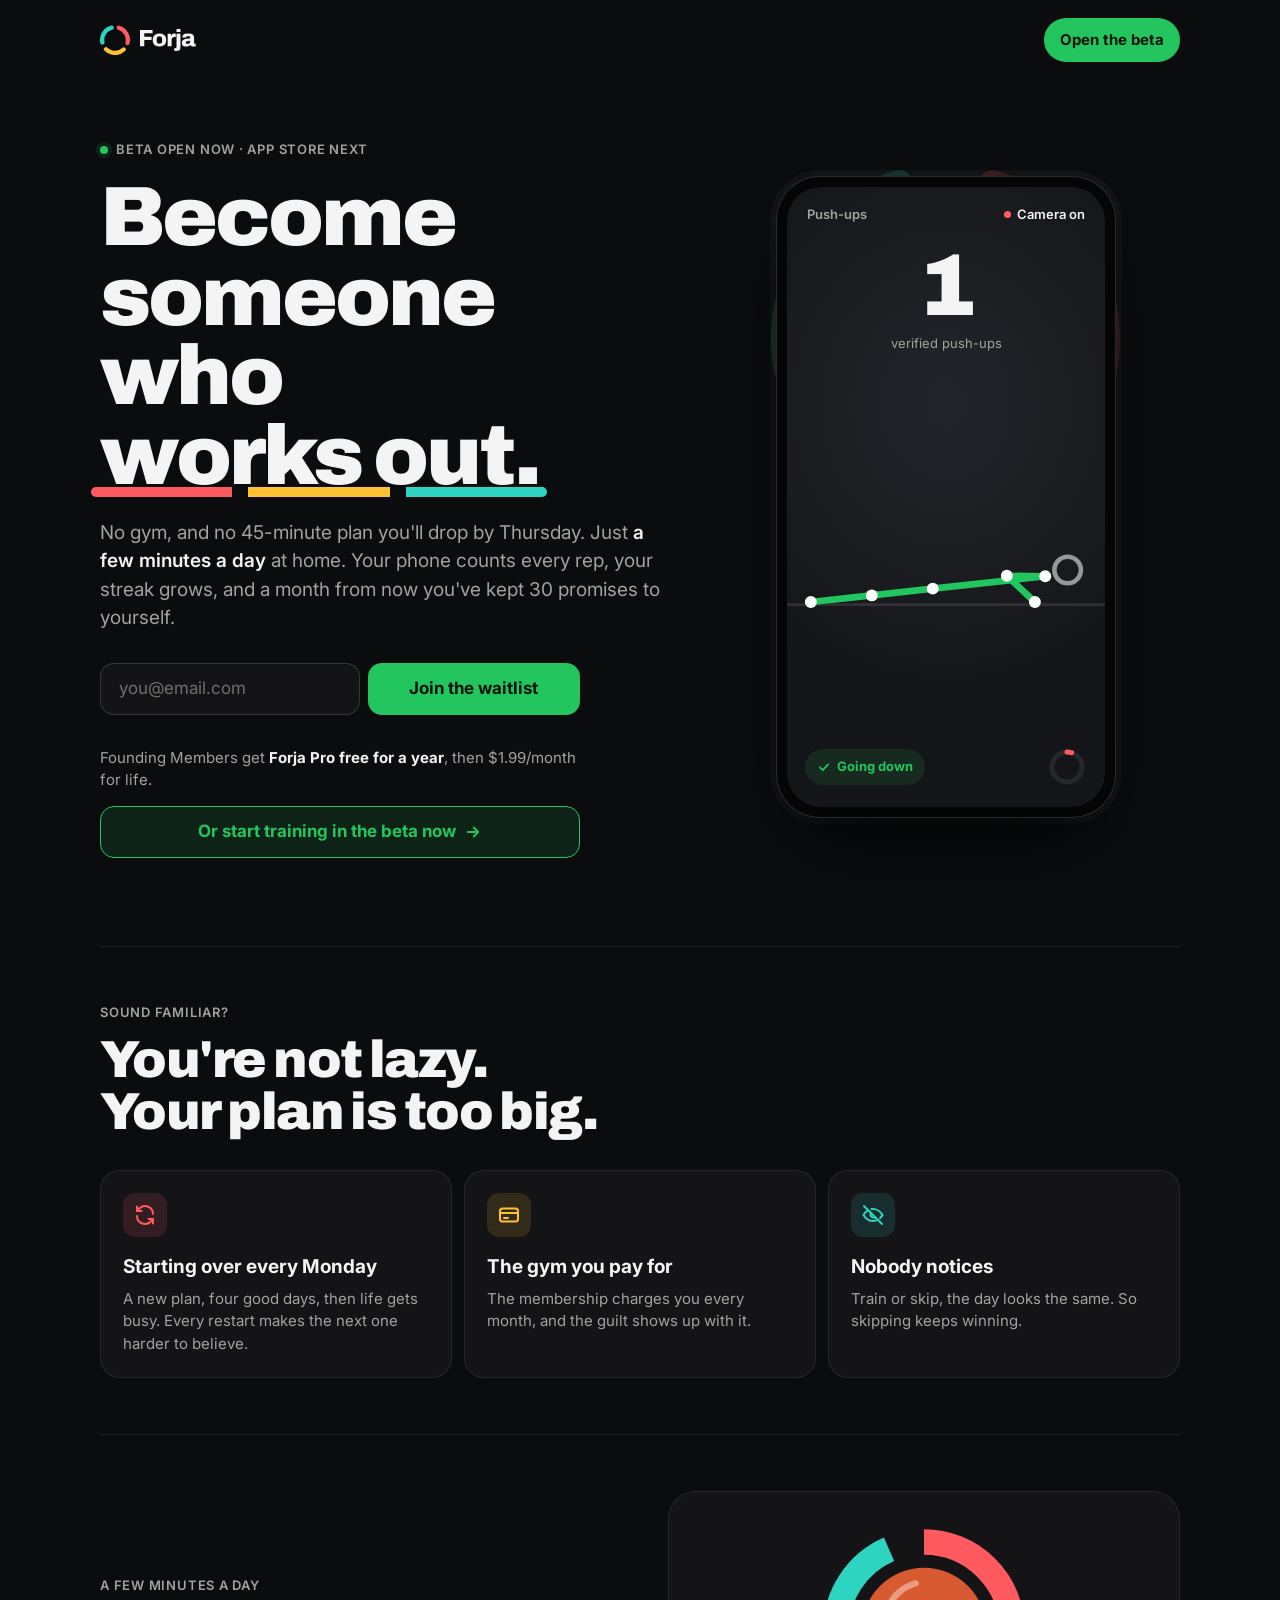
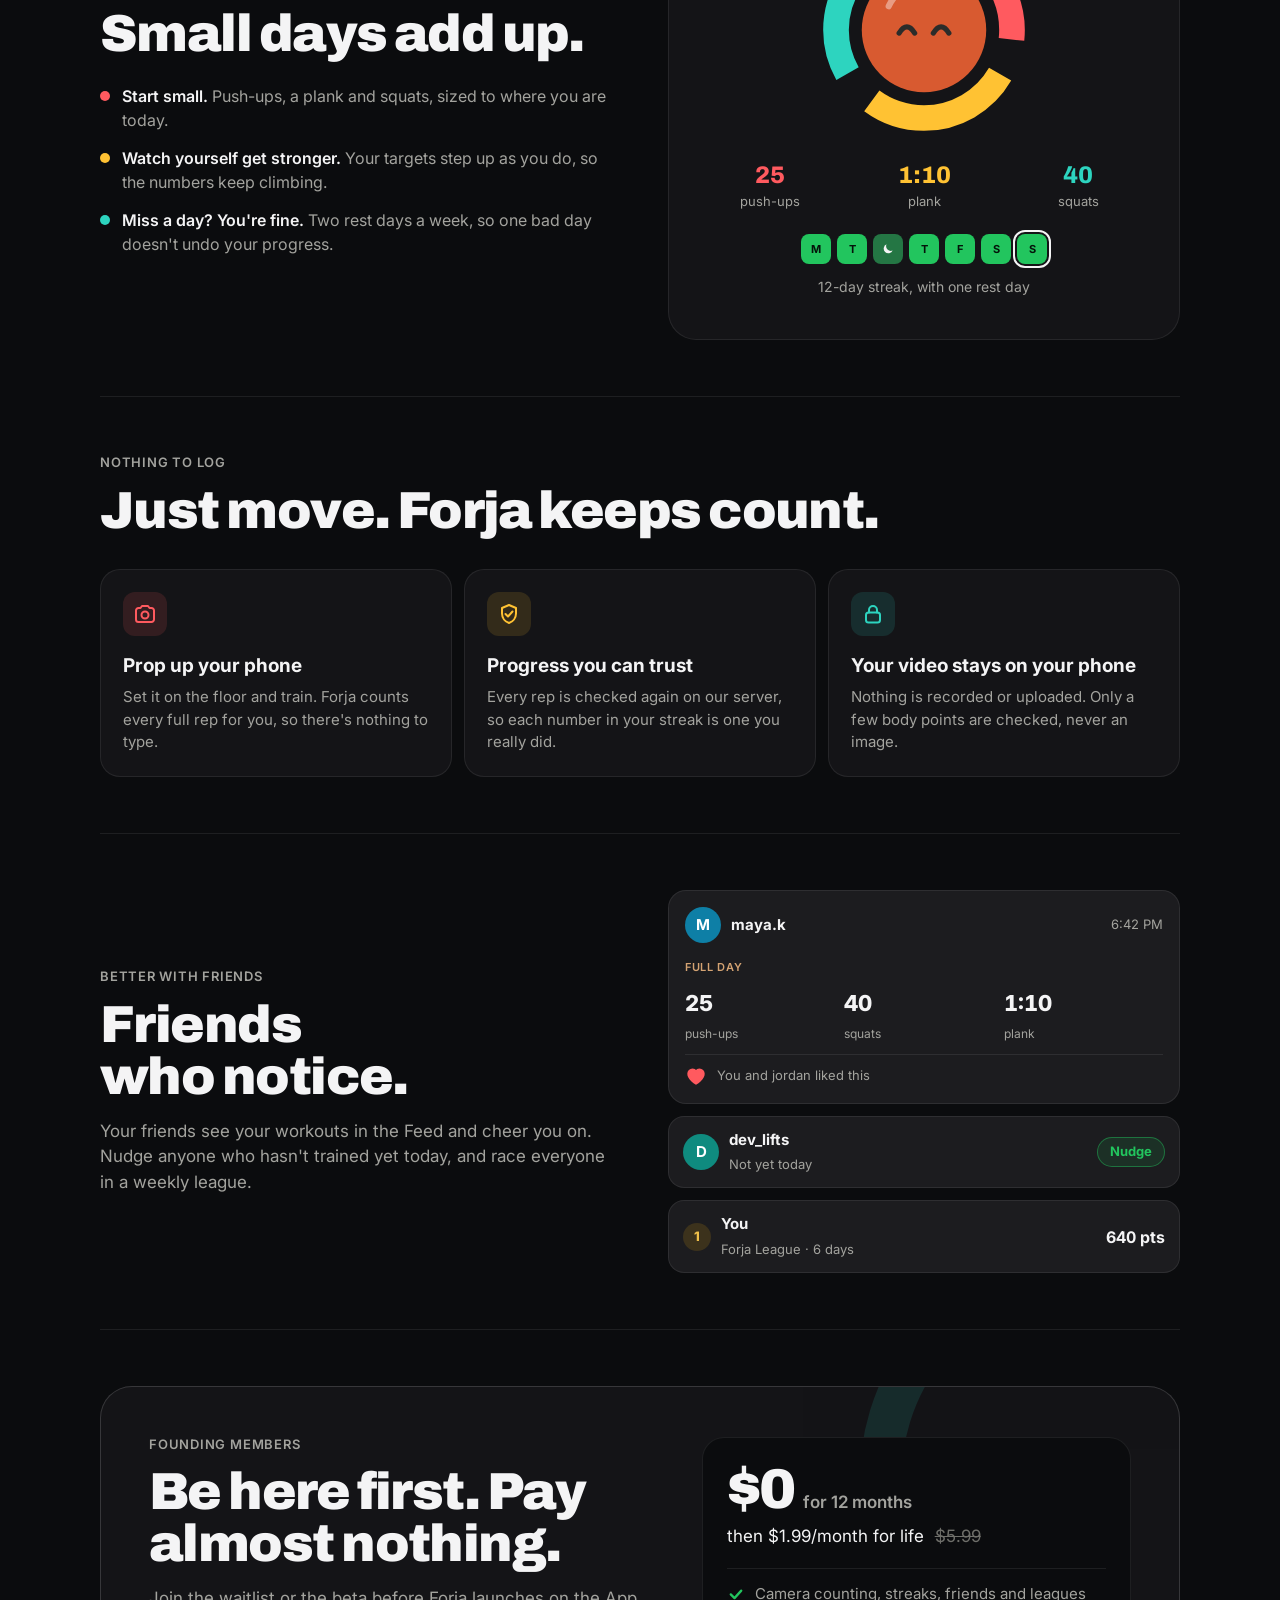
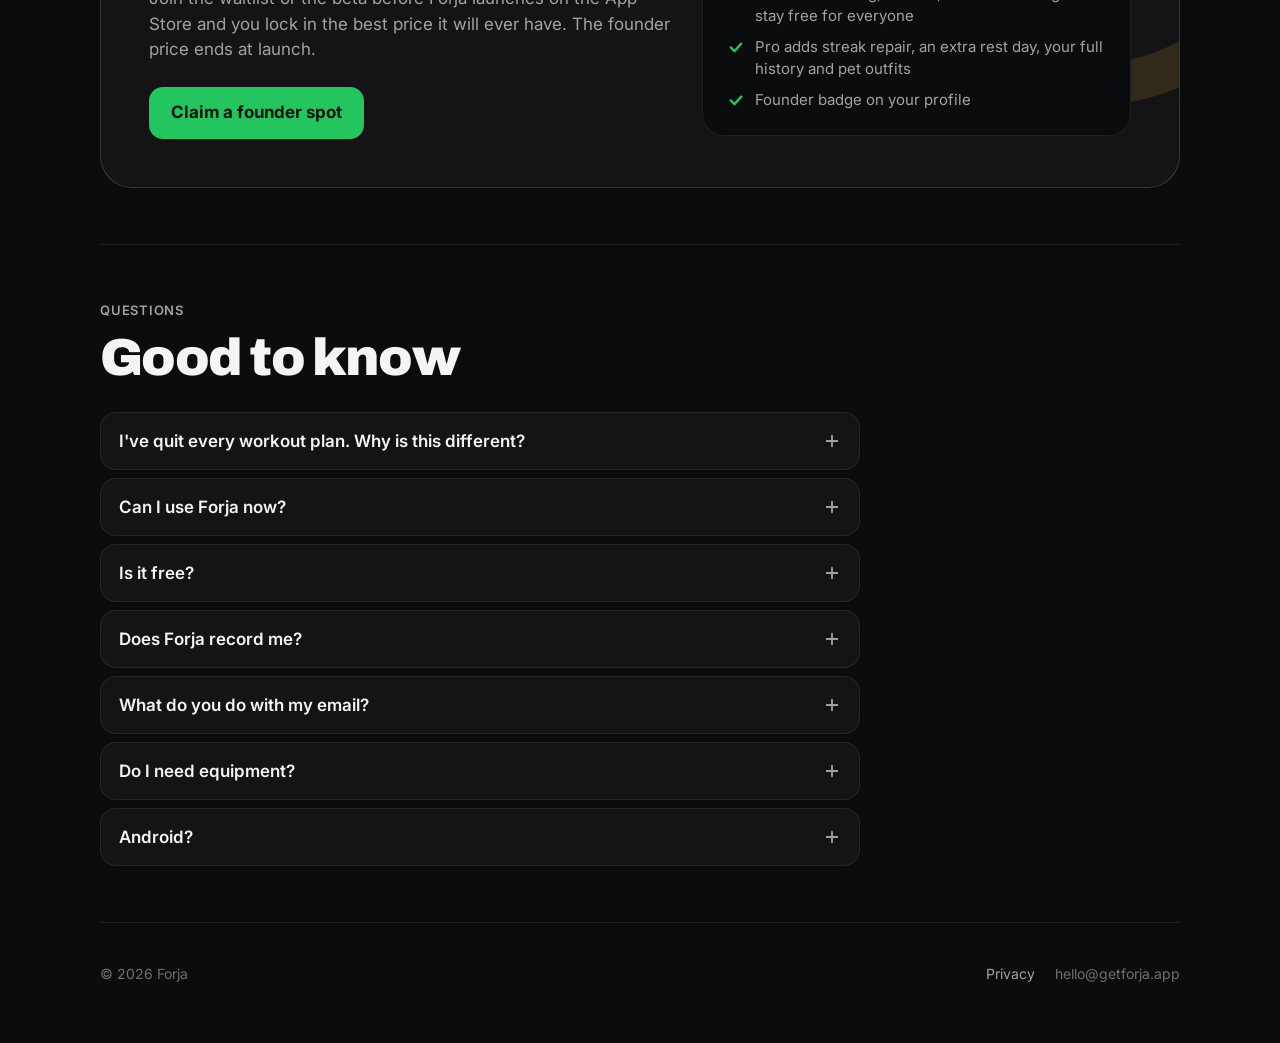
<file: landing.html>
<!DOCTYPE html>
<html lang="en">
<head>
  <meta charset="UTF-8">
  <meta name="viewport" content="width=device-width, initial-scale=1, viewport-fit=cover">
  <title>Forja: become someone who works out</title>
  <!-- getforja.app's front page. The app itself is index.html. People who
       already use the app never stay here: an installed Home Screen app, a
       signed-in or guest phone, an invite link (?i=) or a login/reset link
       go straight to the app, before anything is drawn. -->
  <script>
    (function () {
      var l = window.location;
      var toApp = /(^|[?&])(i|code)=/.test(l.search.slice(1)) ||
        /(access_token|refresh_token|type=recovery|error_description|error)=/.test(l.hash);
      try {
        if (window.matchMedia("(display-mode: standalone)").matches || window.navigator.standalone) toApp = true;
        if (localStorage.getItem("sb-wiixtjykewtqvpxqwtor-auth-token") || localStorage.getItem("streakfit-data")) toApp = true;
      } catch (e) {}
      if (toApp) l.replace("index.html" + l.search + l.hash);
    })();
  </script>
  <meta name="description" content="Stop starting over. A few minutes a day at home, your phone counts every rep, and your streak shows how far you've come. Join the waitlist: Founding Members get Forja Pro free for a year.">
  <meta property="og:type" content="website">
  <meta property="og:site_name" content="Forja">
  <meta property="og:url" content="https://getforja.app/">
  <meta property="og:title" content="Forja: become someone who works out">
  <meta property="og:description" content="Stop starting over. A few minutes a day at home, and your phone counts every rep.">
  <meta property="og:image" content="https://getforja.app/og-image.png?v=3">
  <meta property="og:image:width" content="1200">
  <meta property="og:image:height" content="630">
  <meta property="og:image:alt" content="The Forja pet inside its ring: become someone who works out">
  <meta name="twitter:card" content="summary_large_image">
  <link rel="manifest" href="manifest.json">
  <meta name="theme-color" content="#0b0c0e">
  <link rel="apple-touch-icon" href="icons/apple-touch-icon.png">
  <link rel="icon" href="icons/favicon.svg" type="image/svg+xml">
  <link rel="icon" href="icons/favicon-32.png" sizes="32x32" type="image/png">
  <link rel="preconnect" href="https://fonts.googleapis.com">
  <link rel="preconnect" href="https://fonts.gstatic.com" crossorigin>
  <link href="https://fonts.googleapis.com/css2?family=Archivo:wght@800;900&family=Inter:wght@400;500;600;700&display=swap" rel="stylesheet">
  <link rel="stylesheet" href="css/landing.css?v=2">
</head>
<body>
<div class="wrap">
  <nav aria-label="Main">
    <a class="lockup" href="./" aria-label="Forja home">
      <svg class="mark" viewBox="8 8 84 84" aria-hidden="true"><g transform="rotate(-73 50 50)"><circle cx="50" cy="50" r="36" fill="none" stroke="#ff5a5f" stroke-width="12" stroke-linecap="round" stroke-dasharray="54 172.2"/><circle cx="50" cy="50" r="36" fill="none" stroke="#ffc233" stroke-width="12" stroke-linecap="round" stroke-dasharray="54 172.2" stroke-dashoffset="-75.4"/><circle cx="50" cy="50" r="36" fill="none" stroke="#2dd4bf" stroke-width="12" stroke-linecap="round" stroke-dasharray="54 172.2" stroke-dashoffset="-150.8"/></g></svg>
      <svg class="word" viewBox="0 0 233 92.1" aria-hidden="true"><path fill="#f4f4f5" d="M17.90 72.40L0 72.40L0 3.70L52.70 3.70L52.70 17.70L17.90 17.70L17.90 32.50L48.50 32.50L48.50 46.20L17.90 46.20L17.90 72.40ZM81.30 73.60L81.30 73.60Q72.50 73.60 66.25 70.60Q60.00 67.60 56.65 61.45Q53.30 55.30 53.30 46L53.30 46Q53.30 36.70 56.65 30.60Q60.00 24.50 66.25 21.50Q72.50 18.50 81.30 18.50L81.30 18.50Q90.20 18.50 96.45 21.50Q102.70 24.50 106.05 30.60Q109.40 36.70 109.40 46L109.40 46Q109.40 55.30 106.05 61.45Q102.70 67.60 96.45 70.60Q90.20 73.60 81.30 73.60ZM81.30 61.70L81.30 61.70Q85.40 61.70 87.95 60.10Q90.50 58.50 91.65 55.45Q92.80 52.40 92.80 47.90L92.80 47.90L92.80 44.20Q92.80 39.70 91.65 36.60Q90.50 33.50 87.95 31.95Q85.40 30.40 81.30 30.40L81.30 30.40Q77.30 30.40 74.75 31.95Q72.20 33.50 71.05 36.60Q69.90 39.70 69.90 44.20L69.90 44.20L69.90 47.90Q69.90 52.40 71.05 55.45Q72.20 58.50 74.75 60.10Q77.30 61.70 81.30 61.70ZM132.20 72.40L115.80 72.40L115.80 19.70L129.30 19.70L130.50 27.80L131.20 27.80Q132.40 25.10 134.15 22.95Q135.90 20.80 138.45 19.60Q141 18.40 144.10 18.40L144.10 18.40Q145.90 18.40 147.40 18.75Q148.90 19.10 149.60 19.50L149.60 19.50L149.60 33.80L144.40 33.80Q141.30 33.80 138.95 34.65Q136.60 35.50 135.10 37.25Q133.60 39.00 132.90 41.50Q132.20 44 132.20 47.30L132.20 47.30L132.20 72.40ZM169.40 12.60L153 12.60L153 0L169.40 0L169.40 12.60ZM153.50 92.10L153.50 92.10Q152 92.10 150.05 91.90Q148.10 91.70 146.15 91.30Q144.20 90.90 142.90 90.50L142.90 90.50L142.90 80.20L148 80.20Q150.60 80.20 151.80 78.75Q153 77.30 153 74.60L153 74.60L153 19.70L169.40 19.70L169.40 76.10Q169.40 81.10 167.85 84.70Q166.30 88.30 162.80 90.20Q159.30 92.10 153.50 92.10ZM192.80 73.60L192.80 73.60Q189.50 73.60 186.35 72.95Q183.20 72.30 180.65 70.65Q178.10 69 176.60 66.10Q175.10 63.20 175.10 58.80L175.10 58.80Q175.10 53.10 177.50 49.50Q179.90 45.90 184.45 43.85Q189 41.80 195.45 41Q201.90 40.20 209.90 40.20L209.90 40.20L209.90 36.90Q209.90 34.60 209 33.05Q208.10 31.50 206.35 30.65Q204.60 29.80 201.70 29.80L201.70 29.80Q199.10 29.80 197.15 30.40Q195.20 31 194.20 32.15Q193.20 33.30 193.20 34.90L193.20 34.90L193.20 35.80L177.20 35.80Q177.10 35.30 177.10 34.95Q177.10 34.60 177.10 34L177.10 34Q177.10 29.30 180.05 25.80Q183 22.30 188.50 20.40Q194 18.50 201.80 18.50L201.80 18.50Q209.10 18.50 214.55 20.30Q220 22.10 223.15 25.80Q226.30 29.50 226.30 35.50L226.30 35.50L226.30 58.00Q226.30 59.70 227.25 60.70Q228.20 61.70 229.60 61.70L229.60 61.70L233 61.70L233 71.80Q231.90 72.30 229.55 72.95Q227.20 73.60 223.90 73.60L223.90 73.60Q220.50 73.60 217.95 72.75Q215.40 71.90 213.75 70.35Q212.10 68.80 211.50 66.70L211.50 66.70L210.80 66.70Q208.90 68.70 206.35 70.30Q203.80 71.90 200.45 72.75Q197.10 73.60 192.80 73.60ZM198.90 62.30L198.90 62.30Q201.30 62.30 203.30 61.60Q205.30 60.90 206.75 59.65Q208.20 58.40 209.05 56.60Q209.90 54.80 209.90 52.70L209.90 52.70L209.90 49.20Q204.20 49.20 200.10 50Q196 50.80 193.80 52.50Q191.60 54.20 191.60 56.80L191.60 56.80Q191.60 58.70 192.55 59.95Q193.50 61.20 195.10 61.75Q196.70 62.30 198.90 62.30Z"/></svg>
    </a>
    <a class="nav-link" href="index.html" data-app>Open the beta</a>
  </nav>

  <!-- ---------- hero ---------- -->
  <header class="hero" id="top">
    <div>
      <p class="eyebrow"><i></i>Beta open now · App Store next</p>
      <h1>Become someone who <span class="hl">works out.</span></h1>
      <p class="lede">No gym, and no 45-minute plan you'll drop by Thursday. Just <b>a few minutes a day</b> at home. Your phone counts every rep, your streak grows, and a month from now you've kept 30 promises to yourself.</p>

      <div class="join" id="join">
        <form id="join-form" novalidate>
          <label for="email">Email address</label>
          <input id="email" name="email" type="email" inputmode="email" autocomplete="email" placeholder="you@email.com" aria-describedby="form-error" maxlength="254">
          <!-- Hidden from people; bots that fill every box fill this too. -->
          <div class="hp" aria-hidden="true"><label for="website">Website</label><input id="website" name="website" type="text" tabindex="-1" autocomplete="off"></div>
          <button class="btn" type="submit" id="join-button">Join the waitlist</button>
        </form>
        <p class="form-error" id="form-error" role="alert"></p>
        <p class="founder-line">Founding Members get <b>Forja Pro free for a year</b>, then $1.99/month for life.</p>
        <a class="beta-link" href="index.html" data-app>Or start training in the beta now
          <svg viewBox="0 0 24 24" fill="none" stroke="currentColor" stroke-width="2.4" stroke-linecap="round" stroke-linejoin="round" aria-hidden="true"><path d="M5 12h14M13 6l6 6-6 6"/></svg></a>
      </div>
    </div>

    <div class="demo" role="img" aria-label="Forja's camera counting push-ups">
      <svg class="demo-ring" viewBox="0 0 100 100" aria-hidden="true"><g transform="rotate(-73 50 50)"><circle cx="50" cy="50" r="40" fill="none" stroke="#ff5a5f" stroke-width="7" stroke-linecap="round" stroke-dasharray="60 191.3"/><circle cx="50" cy="50" r="40" fill="none" stroke="#ffc233" stroke-width="7" stroke-linecap="round" stroke-dasharray="60 191.3" stroke-dashoffset="-83.8"/><circle cx="50" cy="50" r="40" fill="none" stroke="#2dd4bf" stroke-width="7" stroke-linecap="round" stroke-dasharray="60 191.3" stroke-dashoffset="-167.6"/></g></svg>
      <div class="phone" aria-hidden="true">
        <div class="screen">
          <div class="screen-top"><span>Push-ups</span><span class="live"><i></i>Camera on</span></div>
          <div class="count-wrap"><span class="count" id="count">0</span><span class="count-label">verified push-ups</span></div>
          <div class="stage">
            <svg viewBox="34 64 240 110" preserveAspectRatio="xMidYMid meet">
              <line x1="34" y1="160" x2="274" y2="160" stroke="#ffffff1a" stroke-width="2"/>
              <g id="figure" fill="none" stroke-linecap="round" stroke-linejoin="round"></g>
            </svg>
          </div>
          <div class="screen-bottom">
            <span class="verified"><svg viewBox="0 0 24 24" fill="none" stroke="currentColor" stroke-width="3" stroke-linecap="round" stroke-linejoin="round"><path d="M5 12.5l5 5 9-10"/></svg><span id="state">Full rep</span></span>
            <svg class="mini-ring" viewBox="0 0 40 40"><circle cx="20" cy="20" r="15" fill="none" stroke="#ffffff14" stroke-width="5"/><circle id="mini-fill" cx="20" cy="20" r="15" fill="none" stroke="#ff5a5f" stroke-width="5" stroke-linecap="round" stroke-dasharray="0 94.2" transform="rotate(-90 20 20)"/></svg>
          </div>
        </div>
      </div>
    </div>
  </header>

  <!-- ---------- sound familiar ---------- -->
  <section aria-labelledby="pain-title">
    <p class="kicker">Sound familiar?</p>
    <h2 class="big" id="pain-title">You're not lazy. Your plan is too big.</h2>
    <div class="proof">
      <article>
        <div class="icon" style="background:#ff5a5f22;color:var(--red)"><svg viewBox="0 0 24 24" fill="none" stroke="currentColor" stroke-width="2" stroke-linecap="round" stroke-linejoin="round" aria-hidden="true"><path d="M20 11a8 8 0 0 0-14.3-4.9L4 8"/><path d="M4 3.5V8h4.5"/><path d="M4 13a8 8 0 0 0 14.3 4.9L20 16"/><path d="M20 20.5V16h-4.5"/></svg></div>
        <h3>Starting over every Monday</h3>
        <p>A new plan, four good days, then life gets busy. Every restart makes the next one harder to believe.</p>
      </article>
      <article>
        <div class="icon" style="background:#ffc23322;color:var(--yellow)"><svg viewBox="0 0 24 24" fill="none" stroke="currentColor" stroke-width="2" stroke-linecap="round" stroke-linejoin="round" aria-hidden="true"><rect x="3" y="5.5" width="18" height="13" rx="2.5"/><path d="M3 10h18"/><path d="M7 15h4"/></svg></div>
        <h3>The gym you pay for</h3>
        <p>The membership charges you every month, and the guilt shows up with it.</p>
      </article>
      <article>
        <div class="icon" style="background:#2dd4bf22;color:var(--teal)"><svg viewBox="0 0 24 24" fill="none" stroke="currentColor" stroke-width="2" stroke-linecap="round" stroke-linejoin="round" aria-hidden="true"><path d="M3 3l18 18"/><path d="M10.6 6.1A9.7 9.7 0 0 1 12 6c5 0 8.5 4.2 9.5 6-.4.8-1.3 2-2.5 3.2"/><path d="M6.6 7.6C4.6 8.9 3.1 10.8 2.5 12c1 1.8 4.5 6 9.5 6 1.4 0 2.7-.3 3.9-.9"/><path d="M9.9 10a3 3 0 0 0 4.1 4.1"/></svg></div>
        <h3>Nobody notices</h3>
        <p>Train or skip, the day looks the same. So skipping keeps winning.</p>
      </article>
    </div>
  </section>

  <!-- ---------- one ring a day ---------- -->
  <section aria-labelledby="ring-title">
    <div class="split">
      <div>
        <p class="kicker">A few minutes a day</p>
        <h2 class="big" id="ring-title">Small days add up.</h2>
        <ul class="points">
          <li><span class="dot" style="background:var(--red)"></span><span><b>Start small.</b> Push-ups, a plank and squats, sized to where you are today.</span></li>
          <li><span class="dot" style="background:var(--yellow)"></span><span><b>Watch yourself get stronger.</b> Your targets step up as you do, so the numbers keep climbing.</span></li>
          <li><span class="dot" style="background:var(--teal)"></span><span><b>Miss a day? You're fine.</b> Two rest days a week, so one bad day doesn't undo your progress.</span></li>
        </ul>
      </div>
      <div class="ring-card">
        <div class="ring-big" id="ring-pet">
          <svg viewBox="0 0 120 120" aria-hidden="true">
            <g transform="rotate(-90 60 60)">
              <circle cx="60" cy="60" r="48" fill="none" stroke="#ff5a5f" stroke-width="14" stroke-dasharray="80.5 221.1"/>
              <circle cx="60" cy="60" r="48" fill="none" stroke="#ffc233" stroke-width="14" stroke-dasharray="80.5 221.1" stroke-dashoffset="-100.5"/>
              <circle cx="60" cy="60" r="48" fill="none" stroke="#2dd4bf" stroke-width="14" stroke-dasharray="80.5 221.1" stroke-dashoffset="-201"/>
            </g>
          </svg>
        </div>
        <div class="ring-stats">
          <div class="r"><b>25</b><span>push-ups</span></div>
          <div class="y"><b>1:10</b><span>plank</span></div>
          <div class="t"><b>40</b><span>squats</span></div>
        </div>
        <div class="streak-row" aria-label="An example week: 5 training days, 1 rest day, today closed">
          <span>M</span><span>T</span><span class="rest"><svg viewBox="0 0 24 24" fill="currentColor" aria-hidden="true"><path d="M20 14.5A8 8 0 0 1 9.5 4a8 8 0 1 0 10.5 10.5z"/></svg></span><span>T</span><span>F</span><span>S</span><span class="today">S</span>
        </div>
        <p class="streak-caption">12-day streak, with one rest day</p>
      </div>
    </div>
  </section>

  <!-- ---------- your phone counts ---------- -->
  <section aria-labelledby="proof-title">
    <p class="kicker">Nothing to log</p>
    <h2 class="big" id="proof-title">Just move. Forja keeps count.</h2>
    <div class="proof">
      <article>
        <div class="icon" style="background:#ff5a5f22;color:var(--red)"><svg viewBox="0 0 24 24" fill="none" stroke="currentColor" stroke-width="2" stroke-linecap="round" stroke-linejoin="round" aria-hidden="true"><path d="M3 8.5A2.5 2.5 0 0 1 5.5 6h2l1.5-2h6l1.5 2h2A2.5 2.5 0 0 1 21 8.5v9a2.5 2.5 0 0 1-2.5 2.5h-13A2.5 2.5 0 0 1 3 17.5z"/><circle cx="12" cy="13" r="3.5"/></svg></div>
        <h3>Prop up your phone</h3>
        <p>Set it on the floor and train. Forja counts every full rep for you, so there's nothing to type.</p>
      </article>
      <article>
        <div class="icon" style="background:#ffc23322;color:var(--yellow)"><svg viewBox="0 0 24 24" fill="none" stroke="currentColor" stroke-width="2" stroke-linecap="round" stroke-linejoin="round" aria-hidden="true"><path d="M12 3l7 3v5.5c0 4.4-3 8.2-7 9.5-4-1.3-7-5.1-7-9.5V6z"/><path d="M8.5 12l2.5 2.5 4.5-5"/></svg></div>
        <h3>Progress you can trust</h3>
        <p>Every rep is checked again on our server, so each number in your streak is one you really did.</p>
      </article>
      <article>
        <div class="icon" style="background:#2dd4bf22;color:var(--teal)"><svg viewBox="0 0 24 24" fill="none" stroke="currentColor" stroke-width="2" stroke-linecap="round" stroke-linejoin="round" aria-hidden="true"><rect x="5" y="10.5" width="14" height="10" rx="2.5"/><path d="M8 10.5V8a4 4 0 0 1 8 0v2.5"/></svg></div>
        <h3>Your video stays on your phone</h3>
        <p>Nothing is recorded or uploaded. Only a few body points are checked, never an image.</p>
      </article>
    </div>
  </section>

  <!-- ---------- friends (example people, not real accounts) ---------- -->
  <section aria-labelledby="friends-title">
    <div class="split">
      <div>
        <p class="kicker">Better with friends</p>
        <h2 class="big" id="friends-title">Friends who notice.</h2>
        <p class="sub">Your friends see your workouts in the Feed and cheer you on. Nudge anyone who hasn't trained yet today, and race everyone in a weekly league.</p>
      </div>
      <div class="social" aria-hidden="true">
        <div class="feed-card">
          <div class="fc-head"><span class="av" style="background:#0e7fa6">M</span><span class="fc-name">maya.k</span><span class="fc-time">6:42 PM</span></div>
          <div><span class="fc-kind">Full day</span></div>
          <div class="fc-stats"><div><b>25</b><span>push-ups</span></div><div><b>40</b><span>squats</span></div><div><b>1:10</b><span>plank</span></div></div>
          <div class="fc-foot"><svg viewBox="0 0 24 24" fill="currentColor" stroke="currentColor" stroke-width="2" stroke-linejoin="round"><path d="M12 20.5s-8.5-5.1-8.5-11A4.7 4.7 0 0 1 8.2 4.8c1.6 0 2.9.8 3.8 2.1.9-1.3 2.2-2.1 3.8-2.1a4.7 4.7 0 0 1 4.7 4.7c0 5.9-8.5 11-8.5 11z"/></svg>You and jordan liked this</div>
        </div>
        <div class="row-card">
          <span class="av" style="background:#0f8b7f">D</span>
          <span class="who"><b>dev_lifts</b><span>Not yet today</span></span>
          <span class="pill">Nudge</span>
        </div>
        <div class="row-card">
          <span class="medal">1</span>
          <span class="who"><b>You</b><span>Forja League · 6 days</span></span>
          <span class="pts">640 pts</span>
        </div>
      </div>
    </div>
  </section>

  <!-- ---------- founder offer ---------- -->
  <section aria-labelledby="offer-title">
    <div class="offer">
      <svg class="offer-ring" viewBox="0 0 100 100" aria-hidden="true"><g transform="rotate(-73 50 50)"><circle cx="50" cy="50" r="40" fill="none" stroke="#ff5a5f" stroke-width="8" stroke-linecap="round" stroke-dasharray="60 191.3"/><circle cx="50" cy="50" r="40" fill="none" stroke="#ffc233" stroke-width="8" stroke-linecap="round" stroke-dasharray="60 191.3" stroke-dashoffset="-83.8"/><circle cx="50" cy="50" r="40" fill="none" stroke="#2dd4bf" stroke-width="8" stroke-linecap="round" stroke-dasharray="60 191.3" stroke-dashoffset="-167.6"/></g></svg>
      <div>
        <p class="kicker">Founding Members</p>
        <h2 class="big" id="offer-title">Be here first. Pay almost nothing.</h2>
        <p class="sub">Join the waitlist or the beta before Forja launches on the App Store and you lock in the best price it will ever have. The founder price ends at launch.</p>
        <button class="btn" type="button" id="offer-join">Claim a founder spot</button>
      </div>
      <div class="price">
        <span class="now">$0 <small>for 12 months</small></span>
        <span class="then">then $1.99/month for life <s>$5.99</s></span>
        <ul>
          <li><svg viewBox="0 0 24 24" fill="none" stroke="currentColor" stroke-width="3" stroke-linecap="round" stroke-linejoin="round" aria-hidden="true"><path d="M5 12.5l5 5 9-10"/></svg>Camera counting, streaks, friends and leagues stay free for everyone</li>
          <li><svg viewBox="0 0 24 24" fill="none" stroke="currentColor" stroke-width="3" stroke-linecap="round" stroke-linejoin="round" aria-hidden="true"><path d="M5 12.5l5 5 9-10"/></svg>Pro adds streak repair, an extra rest day, your full history and pet outfits</li>
          <li><svg viewBox="0 0 24 24" fill="none" stroke="currentColor" stroke-width="3" stroke-linecap="round" stroke-linejoin="round" aria-hidden="true"><path d="M5 12.5l5 5 9-10"/></svg>Founder badge on your profile</li>
        </ul>
      </div>
    </div>
  </section>

  <!-- ---------- faq ---------- -->
  <section aria-labelledby="faq-title">
    <p class="kicker">Questions</p>
    <h2 class="big" id="faq-title">Good to know</h2>
    <div class="faq">
      <details><summary>I've quit every workout plan. Why is this different?<svg viewBox="0 0 24 24" fill="none" stroke="currentColor" stroke-width="2.4" stroke-linecap="round" aria-hidden="true"><path d="M12 5v14M5 12h14"/></svg></summary>
        <p>Most plans ask for an hour. Forja asks for a few minutes and grows with you from there. Your friends see when you show up, and two rest days a week mean one bad day doesn't undo your progress.</p></details>
      <details><summary>Can I use Forja now?<svg viewBox="0 0 24 24" fill="none" stroke="currentColor" stroke-width="2.4" stroke-linecap="round" aria-hidden="true"><path d="M12 5v14M5 12h14"/></svg></summary>
        <p>Yes. The beta runs in your phone's browser today. On iPhone, add it to your Home Screen for reminders. The App Store app comes next, and your streak carries over.</p></details>
      <details><summary>Is it free?<svg viewBox="0 0 24 24" fill="none" stroke="currentColor" stroke-width="2.4" stroke-linecap="round" aria-hidden="true"><path d="M12 5v14M5 12h14"/></svg></summary>
        <p>Yes. Counting, streaks, friends, the Feed and leagues are free. Forja Pro adds extras, and Founding Members get it free for a year.</p></details>
      <details><summary>Does Forja record me?<svg viewBox="0 0 24 24" fill="none" stroke="currentColor" stroke-width="2.4" stroke-linecap="round" aria-hidden="true"><path d="M12 5v14M5 12h14"/></svg></summary>
        <p>No. The video is checked on your phone and never saved or uploaded. Our server only sees a list of body-point positions for each set, with no images.</p></details>
      <details><summary>What do you do with my email?<svg viewBox="0 0 24 24" fill="none" stroke="currentColor" stroke-width="2.4" stroke-linecap="round" aria-hidden="true"><path d="M12 5v14M5 12h14"/></svg></summary>
        <p>We use it to tell you when Forja launches and about your founder price. Nothing else, and we never sell it. Email hello@getforja.app and we'll delete it.</p></details>
      <details><summary>Do I need equipment?<svg viewBox="0 0 24 24" fill="none" stroke="currentColor" stroke-width="2.4" stroke-linecap="round" aria-hidden="true"><path d="M12 5v14M5 12h14"/></svg></summary>
        <p>No. Just your phone and a bit of floor. Walks and runs count too.</p></details>
      <details><summary>Android?<svg viewBox="0 0 24 24" fill="none" stroke="currentColor" stroke-width="2.4" stroke-linecap="round" aria-hidden="true"><path d="M12 5v14M5 12h14"/></svg></summary>
        <p>The beta works in any modern phone browser, Android included.</p></details>
    </div>
  </section>

  <footer>
    <span>© 2026 Forja</span>
    <nav aria-label="Footer"><a href="privacy.html">Privacy</a><span>hello@getforja.app</span></nav>
  </footer>
</div>

<!-- English or Spanish, like the app (i18n.js); this page's Spanish is its
     own small file. -->
<script src="i18n/i18n.js?v=2"></script>
<script src="i18n/i18n-landing-es.js?v=2"></script>
<script src="js/pet.js?v=3"></script>
<script>
  // The pet inside the closed ring, spinning like on Today.
  document.getElementById("ring-pet").insertAdjacentHTML("beforeend", ForjaPet.html("happy", "ring", false, true));

  // The example week's letters (a lookup can't tell Tuesday's T from Thursday's).
  if (ForjaI18n.lang === "es") {
    document.querySelectorAll(".streak-row span").forEach((day, i) => {
      if (!day.classList.contains("rest")) day.textContent = ["L", "M", "M", "J", "V", "S", "D"][i];
    });
  }

  // ---------- links to the app ----------
  // Netlify's "Pretty URLs" rewrites href="index.html" to "/" as it serves
  // this file, and "/" is this page, so tapping "Open the beta" just
  // reloaded it. Links set from a script are left alone.
  document.querySelectorAll("a[data-app]").forEach((a) => { a.href = "index.html"; });

  // ---------- the waitlist ----------
  // Same public project address and key as the app (script.js); the
  // `waitlist` function holds the rules and only it can read the list.
  const SUPABASE_URL = "https://wiixtjykewtqvpxqwtor.supabase.co";
  const SUPABASE_ANON_KEY = "eyJhbGciOiJIUzI1NiIsInR5cCI6IkpXVCJ9.eyJpc3MiOiJzdXBhYmFzZSIsInJlZiI6IndpaXh0anlrZXd0cXZweHF3dG9yIiwicm9sZSI6ImFub24iLCJpYXQiOjE3OTAyMTI3ODIsImV4cCI6MjEwNTc4ODc4Mn0.WKij4ltTLv_qNfKrT5vO8y1tyjQk2IAdz7WYDTemS80";
  const WAITLIST_KEY = "forja-waitlist";      // { code } once you've joined (this phone)
  const REF_KEY = "forja-waitlist-ref";       // the friend's code from their ?r= link
  const SOURCE_KEY = "forja-signup-source";   // shared with the app: where a visitor came from
  const PET = ForjaPet.html("happy"); // the real pet (pet.js)
  const store = {
    get(key) { try { return JSON.parse(localStorage.getItem(key)); } catch (e) { return null; } },
    set(key, value) { try { localStorage.setItem(key, JSON.stringify(value)); } catch (e) {} },
  };

  // ?r=<friend's code> and ?src=tiktok: remembered, then taken out of the
  // address so a screenshot or a re-share doesn't carry them on.
  (function readLink() {
    const params = new URLSearchParams(location.search);
    const ref = (params.get("r") || "").trim().toLowerCase();
    const source = (params.get("src") || "").toLowerCase().replace(/[^a-z0-9_-]/g, "").slice(0, 32);
    if (/^[a-z0-9]{8}$/.test(ref)) store.set(REF_KEY, ref);
    try {
      if (!localStorage.getItem(SOURCE_KEY) && (source || ref)) localStorage.setItem(SOURCE_KEY, source || "waitlist-friend");
    } catch (e) {}
    if (params.has("r") || params.has("src")) {
      params.delete("r");
      params.delete("src");
      const rest = params.toString();
      history.replaceState(null, "", location.pathname + (rest ? `?${rest}` : "") + location.hash);
    }
  })();

  async function callWaitlist(body) {
    const response = await fetch(`${SUPABASE_URL}/functions/v1/waitlist`, {
      method: "POST",
      headers: { "Content-Type": "application/json", apikey: SUPABASE_ANON_KEY, Authorization: `Bearer ${SUPABASE_ANON_KEY}` },
      body: JSON.stringify(body),
    });
    let reply = null;
    try { reply = await response.json(); } catch (e) {}
    return reply || { ok: false, error: "server_error" };
  }

  const form = document.getElementById("join-form");
  const email = document.getElementById("email");
  const error = document.getElementById("form-error");
  const joinButton = document.getElementById("join-button");
  const ERRORS = {
    bad_email: tr("Enter an email like you@email.com."),
    already_joined: tr("That email is already on the list. You're in."),
    too_many: tr("Too many sign-ups from this connection. Try again in an hour."),
    busy: tr("Lots of people are joining right now. Try again in a few minutes."),
  };
  const showError = (text) => {
    email.setAttribute("aria-invalid", "true");
    error.textContent = text;
  };

  function showJoined({ code, place, referrals }) {
    const link = `${location.origin}/?r=${code}`;
    const canShare = typeof navigator.share === "function";
    const join = document.getElementById("join");
    join.innerHTML = `
      <div class="joined" role="status">
        <div class="joined-top">${PET}<div><h2>${tr("You're on the list")}</h2><p>${tr("You're {place} in line and a Founding Member.", { place: `<span class="place">#${Number(place).toLocaleString()}</span>` })}</p></div></div>
        <p>${tr("Each friend who joins with your link moves you up 10 spots.")}${Number(referrals) ? " " + tr(Number(referrals) === 1 ? "1 friend has joined so far." : "{n} friends have joined so far.", { n: Number(referrals) }) : ""}</p>
        <div class="ref"><code id="ref-link"></code></div>
        <div class="ref-actions">
          ${canShare ? `<button class="btn small" type="button" id="share">${tr("Share")}</button>` : ""}
          <button class="btn small${canShare ? " ghost" : ""}" type="button" id="copy">${tr("Copy Link")}</button>
        </div>
        <a class="beta-link" href="index.html">${tr("Start training in the beta now")}
          <svg viewBox="0 0 24 24" fill="none" stroke="currentColor" stroke-width="2.4" stroke-linecap="round" stroke-linejoin="round" aria-hidden="true"><path d="M5 12h14M13 6l6 6-6 6"/></svg></a>
      </div>`;
    document.getElementById("ref-link").textContent = link.replace(/^https?:\/\//, "");
    const copy = document.getElementById("copy");
    copy.addEventListener("click", async () => {
      try {
        await navigator.clipboard.writeText(link);
        copy.textContent = tr("Copied");
      } catch (e) {
        const range = document.createRange();
        range.selectNodeContents(document.getElementById("ref-link"));
        const selection = getSelection();
        selection.removeAllRanges();
        selection.addRange(range);
        copy.textContent = tr("Selected");
      }
    });
    const share = document.getElementById("share");
    if (share) share.addEventListener("click", () => {
      navigator.share({ title: "Forja", text: tr("A few minutes a day to become someone who works out. Join the waitlist with me:"), url: link }).catch(() => {});
    });
  }

  form.addEventListener("submit", async (event) => {
    event.preventDefault();
    const value = email.value.trim();
    if (!/^[^\s@]+@[^\s@]+\.[^\s@]{2,}$/.test(value)) {
      showError(ERRORS.bad_email);
      email.focus();
      return;
    }
    joinButton.disabled = true;
    joinButton.textContent = tr("Joining...");
    let reply;
    try {
      reply = await callWaitlist({
        action: "join",
        email: value,
        ref: store.get(REF_KEY) || undefined,
        src: (() => { try { return localStorage.getItem(SOURCE_KEY) || undefined; } catch (e) { return undefined; } })(),
        website: document.getElementById("website").value,
      });
    } catch (e) {
      reply = { ok: false, error: "offline" };
    }
    joinButton.disabled = false;
    joinButton.textContent = tr("Join the waitlist");
    if (reply.ok && reply.code) {
      store.set(WAITLIST_KEY, { code: reply.code });
      showJoined(reply);
      return;
    }
    showError(ERRORS[reply.error] || (reply.error === "offline" ? tr("Couldn't reach Forja. Check your connection and try again.") : tr("Something went wrong on our side. Try again in a minute.")));
  });
  email.addEventListener("input", () => { email.removeAttribute("aria-invalid"); error.textContent = ""; });
  document.getElementById("offer-join").addEventListener("click", () => {
    document.getElementById("top").scrollIntoView({ behavior: matchMedia("(prefers-reduced-motion: reduce)").matches ? "auto" : "smooth" });
    setTimeout(() => { const input = document.getElementById("email"); if (input) input.focus({ preventScroll: true }); }, 400);
  });

  // Back on a later visit: show your place again (it moves as friends join).
  (async function welcomeBack() {
    const saved = store.get(WAITLIST_KEY);
    if (!saved || !/^[a-z0-9]{8}$/.test(saved.code || "")) return;
    try {
      const reply = await callWaitlist({ action: "status", code: saved.code });
      if (reply.ok) showJoined({ code: saved.code, place: reply.place, referrals: reply.referrals });
    } catch (e) {}
  })();

  // ---------- camera demo: a side-on push-up, skeleton + count ----------
  const fig = document.getElementById("figure");
  const countEl = document.getElementById("count");
  const miniFill = document.getElementById("mini-fill");
  const stateEl = document.getElementById("state");
  const TARGET = 20;
  const A = { x: 52, y: 158 };      // ankle (feet stay put)
  const L = 178;                    // ankle -> shoulder
  const UP = 18.2, DOWN = 5.5;      // body angle in degrees
  const ARM = 29;                   // upper arm = forearm
  const W = { x: A.x + L * Math.cos(UP * Math.PI / 180), y: 158 }; // hands under the shoulders at the top
  const P = (x, y) => `${x.toFixed(1)},${y.toFixed(1)}`;

  function pose(depth) { // 0 = arms straight, 1 = chest down
    const th = (UP + (DOWN - UP) * depth) * Math.PI / 180;
    const dir = { x: Math.cos(th), y: -Math.sin(th) };
    const S = { x: A.x + L * dir.x, y: A.y + L * dir.y };
    const H = { x: A.x + L * 0.52 * dir.x, y: A.y + L * 0.52 * dir.y };
    const K = { x: A.x + L * 0.26 * dir.x, y: A.y + L * 0.26 * dir.y };
    const head = { x: S.x + 17 * dir.x, y: S.y + 17 * dir.y - 3 };
    // Elbow: a two-part arm from shoulder to hand, bending back toward the feet.
    const dx = W.x - S.x, dy = W.y - S.y, d = Math.min(Math.hypot(dx, dy), ARM * 2 - 0.01);
    const h = Math.sqrt(Math.max(ARM * ARM - (d / 2) * (d / 2), 0));
    const mx = S.x + dx / 2, my = S.y + dy / 2;
    let E = { x: mx + (dy / d) * h, y: my - (dx / d) * h };
    if (E.x > mx) E = { x: mx - (dy / d) * h, y: my + (dx / d) * h };
    return { S, H, K, head, E };
  }

  function draw(depth) {
    const { S, H, K, head, E } = pose(depth);
    const green = "#22c55e";
    fig.innerHTML = `
      <polyline points="${P(A.x, A.y)} ${P(K.x, K.y)} ${P(H.x, H.y)} ${P(S.x, S.y)}" stroke="${green}" stroke-width="5"/>
      <polyline points="${P(S.x, S.y)} ${P(E.x, E.y)} ${P(W.x, W.y)}" stroke="${green}" stroke-width="5"/>
      <circle cx="${head.x.toFixed(1)}" cy="${head.y.toFixed(1)}" r="10" stroke="#ffffff8c" stroke-width="3.5"/>
      ${[A, K, H, S, E, W].map((j) => `<circle cx="${j.x.toFixed(1)}" cy="${j.y.toFixed(1)}" r="4.5" fill="#fff" stroke="none"/>`).join("")}`;
  }

  function setCount(n) {
    countEl.textContent = n;
    miniFill.setAttribute("stroke-dasharray", `${(94.2 * Math.min(n, TARGET) / TARGET).toFixed(1)} 94.2`);
  }

  if (matchMedia("(prefers-reduced-motion: reduce)").matches) {
    draw(0.2);
    setCount(12);
  } else {
    const REP_MS = 1500;
    let start = null, lastRep = -1;
    const tick = (now) => {
      if (start === null) start = now;
      const inCycle = (now - start) % (TARGET * REP_MS + 2600); // 20 reps, then a beat at 20
      const rep = Math.floor(inCycle / REP_MS);
      if (rep < TARGET) {
        const phase = (inCycle % REP_MS) / REP_MS;
        draw((1 - Math.cos(phase * Math.PI * 2)) / 2);
        stateEl.textContent = phase < 0.5 ? tr("Going down") : tr("Full rep");
        // The count lands as the arms lock out at the top.
        const counted = phase > 0.9 ? rep + 1 : rep;
        if (counted !== lastRep) {
          lastRep = counted;
          setCount(counted);
          if (counted > 0) { countEl.classList.remove("bump"); void countEl.offsetWidth; countEl.classList.add("bump"); }
        }
      } else {
        draw(0);
        stateEl.textContent = tr("Ring slice closed");
        if (lastRep !== TARGET) { lastRep = TARGET; setCount(TARGET); }
      }
      requestAnimationFrame(tick);
    };
    requestAnimationFrame(tick);
  }
</script>
</body>
</html>
</file>
<file: css/landing.css>
/* Layout: phone-first single column (most visitors arrive from TikTok/IG
     on a phone); from 880px the hero splits into pitch + live camera demo.
     One visual world: Forja's dark app, the three ring colors as the only
     ornament, green for every action. */
  :root {
    --bg: #0b0c0e;
    --panel: #141417;
    --panel-2: #1c1c1f;
    --line: #ffffff14;
    --line-strong: #ffffff26;
    --text: #f4f4f5;
    --text-2: #a3a39e;
    --text-3: #6f6f6a;
    --accent: #22c55e;
    --accent-press: #16a34a;
    --accent-tint: #22c55e1f;
    --red: #ff5a5f;
    --yellow: #ffc233;
    --teal: #2dd4bf;
    --violet: #7c5cff;
    --cream: #fff6ea;
    --ink: #1c1c1e;
    --font-display: "Archivo", "Inter", -apple-system, "Segoe UI", sans-serif;
    --font: "Inter", -apple-system, BlinkMacSystemFont, "Segoe UI", Roboto, sans-serif;
    color-scheme: dark;
  }
  * { box-sizing: border-box; }
  html { -webkit-text-size-adjust: 100%; }
  body {
    margin: 0;
    background: var(--bg);
    color: var(--text);
    font: 400 16px/1.5 var(--font);
    padding-left: max(16px, env(safe-area-inset-left, 0px));
    padding-right: max(16px, env(safe-area-inset-right, 0px));
    padding-block: 0 48px;
  }
  .wrap { max-width: 1080px; margin: 0 auto; }
  a { color: inherit; }
  button, input { font: inherit; }
  :focus-visible { outline: 3px solid var(--accent); outline-offset: 3px; border-radius: 8px; }


  /* ---------- nav ---------- */
  nav { display: flex; align-items: center; justify-content: space-between; gap: 16px; padding-block: 18px; }
  .lockup { display: inline-flex; align-items: center; gap: 10px; text-decoration: none; }
  .lockup svg.mark { width: 30px; height: 30px; }
  .lockup svg.word { height: 22px; width: auto; }
  .nav-link {
    display: inline-flex; align-items: center; min-height: 44px; padding: 0 16px;
    border-radius: 999px; background: var(--accent);
    font-size: 15px; font-weight: 700; text-decoration: none; color: #04130a;
  }
  .nav-link:active { background: var(--accent-press); }

  /* ---------- hero ---------- */
  .hero { display: grid; gap: 40px; padding-block: 28px 56px; align-items: center; }
  @media (min-width: 880px) { .hero { grid-template-columns: 1.1fr 0.9fr; padding-block: 56px 88px; } }
  .eyebrow {
    display: inline-flex; align-items: center; gap: 8px; margin: 0 0 18px;
    font-size: 13px; font-weight: 600; letter-spacing: 0.06em; text-transform: uppercase; color: var(--text-2);
  }
  .eyebrow i { width: 8px; height: 8px; border-radius: 50%; background: var(--accent); box-shadow: 0 0 0 4px var(--accent-tint); }
  h1 {
    margin: 0; font-family: var(--font-display); font-weight: 900;
    font-size: clamp(44px, 10.5vw, 84px); line-height: 0.95; letter-spacing: -0.035em; text-wrap: balance;
  }
  h1 .hl { position: relative; white-space: nowrap; }
  h1 .hl::after {
    content: ""; position: absolute; left: -2%; right: -2%; bottom: 0.06em; height: 0.12em; border-radius: 99px;
    background: linear-gradient(90deg, var(--red) 0 31%, transparent 31% 34.5%, var(--yellow) 34.5% 65.5%, transparent 65.5% 69%, var(--teal) 69%);
  }
  .lede { margin: 22px 0 0; max-width: 33em; font-size: clamp(17px, 2.2vw, 19px); line-height: 1.5; color: var(--text-2); }
  .lede b { color: var(--text); font-weight: 600; }

  .join { margin-top: 30px; max-width: 480px; }
  .join form { display: flex; gap: 8px; flex-wrap: wrap; }
  .join label { position: absolute; width: 1px; height: 1px; overflow: hidden; clip: rect(0 0 0 0); }
  .join input {
    flex: 1 1 220px; min-width: 0; min-height: 52px; padding: 0 18px;
    border: 1px solid var(--line-strong); border-radius: 14px; background: var(--panel); color: var(--text); font-size: 17px;
  }
  .join input::placeholder { color: var(--text-3); }
  .join input[aria-invalid="true"] { border-color: var(--red); }
  .btn {
    flex: 1 0 auto; min-height: 52px; padding: 0 22px; border: 0; border-radius: 14px; cursor: pointer;
    background: var(--accent); color: #04130a; font-size: 17px; font-weight: 700;
  }
  .btn:active { background: var(--accent-press); }
  .form-error { min-height: 20px; margin: 8px 0 0; font-size: 14px; color: var(--red); }
  .founder-line { margin: 4px 0 0; font-size: 15px; color: var(--text-2); }
  .founder-line b { color: var(--text); }
  .beta-link {
    display: flex; align-items: center; justify-content: center; gap: 8px; min-height: 52px; margin-top: 14px;
    border: 1.5px solid var(--accent); border-radius: 14px; background: var(--accent-tint);
    font-size: 17px; font-weight: 700; color: var(--accent); text-decoration: none;
  }
  .beta-link:active { background: #22c55e33; }
  .beta-link svg { width: 18px; height: 18px; }

  /* after joining */
  .joined { display: grid; gap: 14px; padding: 20px; border-radius: 20px; background: var(--panel); border: 1px solid var(--line); }
  .joined-top { display: flex; align-items: center; gap: 14px; }
  .joined-top svg { width: 56px; height: 64px; flex-shrink: 0; }
  .joined h2 { margin: 0; font: 800 22px/1.15 var(--font-display); letter-spacing: -0.01em; }
  .joined p { margin: 2px 0 0; color: var(--text-2); font-size: 15px; }
  .place { font-variant-numeric: tabular-nums; color: var(--text); font-weight: 700; }
  .ref { display: flex; gap: 8px; }
  .ref code {
    flex: 1; min-width: 0; display: flex; align-items: center; padding: 0 14px; min-height: 48px; border-radius: 12px;
    background: var(--bg); border: 1px solid var(--line); font: 500 15px var(--font); color: var(--text);
    overflow: hidden; text-overflow: ellipsis; white-space: nowrap;
  }
  .btn.small { min-height: 48px; padding: 0 18px; font-size: 15px; border-radius: 12px; }

  /* ---------- the camera demo ---------- */
  /* Narrower on phones so the faint ring behind it stays on screen. */
  .demo { position: relative; justify-self: center; width: min(100% - 64px, 340px); }
  .demo-ring { position: absolute; inset: -6% -9%; pointer-events: none; opacity: 0.16; }
  .phone {
    position: relative; aspect-ratio: 9 / 17; border-radius: 44px; padding: 10px;
    background: #050506; border: 1px solid var(--line-strong);
    box-shadow: 0 40px 80px -30px #000, 0 0 0 6px #ffffff08;
  }
  .screen {
    position: relative; height: 100%; border-radius: 34px; overflow: hidden;
    background: radial-gradient(120% 70% at 50% 35%, #23252a 0%, #141518 70%);
    display: flex; flex-direction: column;
  }
  .screen-top { display: flex; justify-content: space-between; align-items: center; padding: 18px 20px 0; font-size: 13px; font-weight: 600; color: var(--text-2); }
  .live { display: inline-flex; align-items: center; gap: 6px; color: var(--text); }
  .live i { width: 7px; height: 7px; border-radius: 50%; background: var(--red); animation: blink 1.4s infinite; }
  @keyframes blink { 50% { opacity: 0.25; } }
  .count-wrap { text-align: center; padding-top: 18px; }
  .count { display: block; font: 900 88px/1 var(--font-display); letter-spacing: -0.04em; font-variant-numeric: tabular-nums; }
  .count.bump { animation: bump 0.32s cubic-bezier(.3, 1.6, .5, 1); }
  @keyframes bump { 40% { transform: scale(1.12); color: var(--accent); } }
  .count-label { font-size: 13px; color: var(--text-2); }
  .stage { flex: 1; position: relative; }
  .stage svg { position: absolute; inset: 0; width: 100%; height: 100%; }
  .screen-bottom { display: flex; align-items: center; justify-content: space-between; gap: 10px; padding: 0 18px 20px; }
  .verified {
    display: inline-flex; align-items: center; gap: 6px; padding: 8px 12px; border-radius: 999px;
    background: var(--accent-tint); color: var(--accent); font-size: 13px; font-weight: 700;
  }
  .verified svg { width: 14px; height: 14px; }
  .mini-ring { width: 40px; height: 40px; }
  .state-line { font-size: 13px; color: var(--text-2); }

  /* ---------- sections ---------- */
  section { padding-block: 56px; border-top: 1px solid var(--line); }
  .kicker { margin: 0 0 12px; font-size: 13px; font-weight: 600; letter-spacing: 0.06em; text-transform: uppercase; color: var(--text-2); }
  h2.big { margin: 0; font: 900 clamp(32px, 6.4vw, 52px)/1 var(--font-display); letter-spacing: -0.03em; text-wrap: balance; max-width: 16em; }
  .sub { margin: 16px 0 0; max-width: 36em; color: var(--text-2); font-size: 17px; }

  .proof { display: grid; gap: 12px; margin-top: 32px; }
  @media (min-width: 760px) { .proof { grid-template-columns: repeat(3, 1fr); } }
  .proof article { padding: 22px; border-radius: 20px; background: var(--panel); border: 1px solid var(--line); }
  .proof .icon { width: 44px; height: 44px; border-radius: 12px; display: grid; place-items: center; margin-bottom: 16px; }
  .proof .icon svg { width: 24px; height: 24px; }
  .proof h3 { margin: 0 0 6px; font-size: 19px; font-weight: 700; }
  .proof p { margin: 0; color: var(--text-2); font-size: 15px; }

  .split { display: grid; gap: 32px; align-items: center; }
  @media (min-width: 880px) { .split { grid-template-columns: 1fr 1fr; gap: 56px; } }

  /* ring section */
  .ring-card { padding: 28px; border-radius: 28px; background: var(--panel); border: 1px solid var(--line); display: grid; gap: 22px; justify-items: center; }
  .ring-big { position: relative; width: min(220px, 60vw); }
  .ring-big > svg:first-child { display: block; width: 100%; height: auto; }
  /* The pet (pet.js), sized like inside Today's closed ring. */
  .ring-big .pet-face { position: absolute; top: 50%; left: 50%; width: 66%; height: auto; transform: translate(-50%, -50%); }
  .forja-pet { overflow: visible; }
  .forja-pet .pet-shadow { fill: var(--text); fill-opacity: 0.14; }
  .forja-pet .pet-orb { transform-box: fill-box; transform-origin: 50% 100%; }
  .forja-pet .pet-spark { transition: transform 0.7s cubic-bezier(0.2, 0.8, 0.3, 1), opacity 0.7s ease-in; }
  .ring-stats { display: grid; grid-template-columns: repeat(3, 1fr); gap: 8px; width: 100%; text-align: center; }
  .ring-stats b { display: block; font: 800 24px var(--font-display); font-variant-numeric: tabular-nums; }
  .ring-stats span { font-size: 13px; color: var(--text-2); }
  .ring-stats .r b { color: var(--red); } .ring-stats .y b { color: var(--yellow); } .ring-stats .t b { color: var(--teal); }
  .streak-row { display: flex; gap: 6px; }
  .streak-row span { width: 30px; height: 30px; border-radius: 8px; background: #22c55e; display: grid; place-items: center; font-size: 11px; font-weight: 700; color: #04130a; }
  .streak-row span.rest { background: #247644; color: var(--text); }
  .streak-row span.rest svg { width: 14px; height: 14px; }
  .streak-row span.today { outline: 2px solid var(--text); outline-offset: 2px; }
  .streak-caption { font-size: 14px; color: var(--text-2); margin-top: -10px; }
  .points { display: grid; gap: 14px; margin: 24px 0 0; padding: 0; list-style: none; }
  .points li { display: flex; gap: 12px; color: var(--text-2); font-size: 16px; }
  .points li b { color: var(--text); font-weight: 600; }
  .dot { flex-shrink: 0; width: 10px; height: 10px; margin-top: 7px; border-radius: 50%; }

  /* friends section */
  .social { display: grid; gap: 12px; }
  .feed-card { padding: 16px; border-radius: 18px; background: var(--panel-2); border: 1px solid var(--line); display: grid; gap: 10px; }
  .fc-head { display: flex; align-items: center; gap: 10px; }
  .av { width: 36px; height: 36px; border-radius: 50%; display: grid; place-items: center; color: #fff; font-weight: 700; font-size: 15px; flex-shrink: 0; }
  .fc-name { flex: 1; font-weight: 700; font-size: 15px; }
  .fc-time { font-size: 13px; color: var(--text-2); }
  .fc-kind { font-size: 11px; font-weight: 600; letter-spacing: 0.06em; text-transform: uppercase; color: #d4a373; }
  .fc-stats { display: grid; grid-template-columns: repeat(3, 1fr); }
  .fc-stats b { display: block; font-size: 22px; font-weight: 800; font-variant-numeric: tabular-nums; }
  .fc-stats span { font-size: 12px; color: var(--text-2); }
  .fc-foot { display: flex; align-items: center; gap: 10px; padding-top: 10px; border-top: 1px solid var(--line); font-size: 13px; color: var(--text-2); }
  .fc-foot svg { width: 22px; height: 22px; color: var(--red); }
  .row-card { display: flex; align-items: center; gap: 10px; padding: 12px 14px; border-radius: 16px; background: var(--panel-2); border: 1px solid var(--line); }
  .row-card .who { flex: 1; min-width: 0; }
  .row-card .who b { display: block; font-size: 15px; }
  .row-card .who span { font-size: 13px; color: var(--text-2); }
  .pill { display: inline-flex; align-items: center; min-height: 30px; padding: 0 12px; border-radius: 999px; font-size: 13px; font-weight: 700; color: var(--accent); background: var(--accent-tint); border: 1px solid #22c55e73; }
  .medal { width: 28px; height: 28px; border-radius: 50%; display: grid; place-items: center; font-weight: 800; font-size: 13px; background: #c08a1233; color: #f0c04a; }
  .pts { font-weight: 700; font-variant-numeric: tabular-nums; }

  /* founder offer */
  .offer {
    position: relative; overflow: hidden; display: grid; gap: 28px; padding: clamp(24px, 5vw, 48px);
    border-radius: 32px; background: var(--panel); border: 1px solid var(--line-strong);
  }
  @media (min-width: 880px) { .offer { grid-template-columns: 1.1fr 0.9fr; align-items: center; } }
  .offer-ring { position: absolute; width: 520px; right: -170px; top: -170px; opacity: 0.12; pointer-events: none; }
  .price { position: relative; display: grid; gap: 6px; padding: 24px; border-radius: 22px; background: var(--bg); border: 1px solid var(--line); }
  .price .now { font: 900 56px/1 var(--font-display); letter-spacing: -0.03em; }
  .price .now small { font: 600 17px var(--font); letter-spacing: 0; color: var(--text-2); }
  .price .then { font-size: 17px; color: var(--text); }
  .price .then s { color: var(--text-3); margin-left: 6px; }
  .price ul { margin: 12px 0 0; padding: 14px 0 0; border-top: 1px solid var(--line); list-style: none; display: grid; gap: 8px; font-size: 15px; color: var(--text-2); }
  .price li { display: flex; gap: 10px; }
  .price li svg { width: 18px; height: 18px; flex-shrink: 0; margin-top: 2px; color: var(--accent); }
  .offer .btn { margin-top: 24px; }

  /* faq */
  .faq { display: grid; gap: 8px; margin-top: 28px; max-width: 760px; }
  details { border-radius: 16px; background: var(--panel); border: 1px solid var(--line); }
  summary { display: flex; align-items: center; justify-content: space-between; gap: 12px; min-height: 56px; padding: 0 18px; cursor: pointer; font-weight: 600; font-size: 17px; list-style: none; }
  summary::-webkit-details-marker { display: none; }
  summary svg { width: 18px; height: 18px; color: var(--text-2); transition: transform 0.2s; flex-shrink: 0; }
  details[open] summary svg { transform: rotate(45deg); }
  details p { margin: 0; padding: 0 18px 18px; color: var(--text-2); font-size: 16px; max-width: 40em; }

  footer { display: flex; flex-wrap: wrap; gap: 8px 20px; align-items: center; justify-content: space-between; padding-top: 28px; border-top: 1px solid var(--line); font-size: 14px; color: var(--text-3); }
  footer a { display: inline-flex; align-items: center; min-height: 44px; color: var(--text-2); text-decoration: none; }
  footer nav { padding: 0; gap: 20px; }

  @media (prefers-reduced-motion: reduce) {
    .live i, .count.bump { animation: none; }
    summary svg { transition: none; }
  }

  /* ---------- real-page additions ---------- */
  .hp { position: absolute; left: -10000px; width: 1px; height: 1px; overflow: hidden; }
  .btn:disabled { opacity: 0.6; cursor: default; }
  .ref-actions { display: flex; gap: 8px; }
  .ref-actions .btn { flex: 1 1 0; }
  .btn.ghost { background: none; color: var(--text); border: 1px solid var(--line-strong); }
  .joined .fine { font-size: 13px; color: var(--text-3); margin: 0; }
</file>
